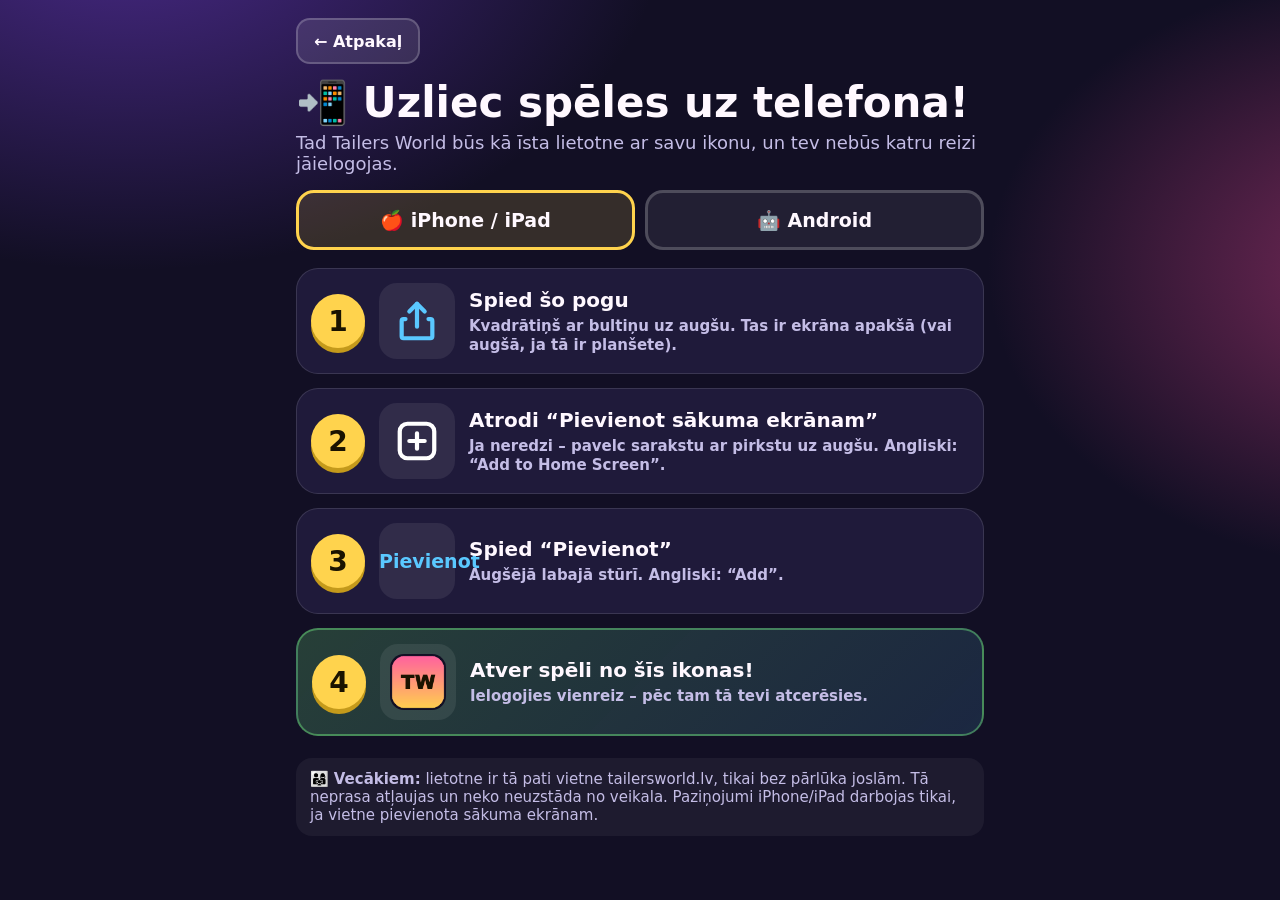
<file: lietotne.html>
<!doctype html>
<html lang="lv">
<head>
<meta charset="utf-8">
<title>Uzliec Tailers World uz telefona</title>
<meta name="viewport" content="width=device-width,initial-scale=1,viewport-fit=cover">
<meta name="theme-color" content="#120f24">
<link rel="manifest" href="manifest.webmanifest">
<link rel="apple-touch-icon" href="apple-touch-icon.png">
<style>
  :root{--bg:#120f24;--card:#1f1a3a;--text:#fff8ff;--muted:#c4bde6;--yellow:#ffd34d;--pink:#ff5fa2;--blue:#5ac8ff;--green:#7cff8a}
  *{box-sizing:border-box;-webkit-tap-highlight-color:transparent}
  body{margin:0;min-height:100vh;background:radial-gradient(900px 600px at 10% -10%,#4a2a8a 0%,transparent 60%),radial-gradient(700px 500px at 110% 30%,#7a2a5a 0%,transparent 60%),var(--bg);color:var(--text);font-family:ui-rounded,"SF Pro Rounded",system-ui,-apple-system,sans-serif}
  .wrap{max-width:720px;margin:0 auto;padding:max(18px,env(safe-area-inset-top)) 16px 50px}
  .back{display:inline-flex;align-items:center;min-height:46px;padding:10px 16px;border-radius:14px;background:#ffffff1a;border:2px solid #ffffff33;color:var(--text);font-weight:900;text-decoration:none}
  h1{font-size:clamp(28px,8vw,42px);margin:16px 0 6px;line-height:1.1}
  .lead{color:var(--muted);font-size:18px;margin:0 0 16px}
  .tabs{display:flex;gap:10px;margin:0 0 18px}
  .tab{flex:1;min-height:60px;border-radius:18px;border:3px solid #ffffff33;background:#ffffff12;color:var(--text);font:inherit;font-weight:900;font-size:19px;cursor:pointer}
  .tab.on{border-color:var(--yellow);background:#ffd34d26}
  .steps{display:none;flex-direction:column;gap:14px}
  .steps.on{display:flex}
  .step{display:flex;gap:14px;align-items:center;background:var(--card);border:1px solid #ffffff1f;border-radius:22px;padding:14px;animation:rise .5s both}
  .num{flex:0 0 auto;width:54px;height:54px;border-radius:50%;background:var(--yellow);color:#1a1300;display:grid;place-items:center;font-size:28px;font-weight:900;box-shadow:0 5px 0 #c49a1b}
  .txt{font-size:20px;font-weight:800;line-height:1.3}
  .txt small{display:block;font-size:15px;color:var(--muted);font-weight:600;margin-top:4px}
  .pic{flex:0 0 auto;width:76px;height:76px;border-radius:18px;background:#ffffff14;display:grid;place-items:center}
  .pic svg{width:46px;height:46px}
  .bounce{animation:bounce 1.2s ease-in-out infinite}
  @keyframes bounce{50%{transform:translateY(-6px)}}
  .done{background:linear-gradient(135deg,#7cff8a33,#5ac8ff22);border:2px solid #7cff8a66}
  .install{width:100%;min-height:64px;border-radius:20px;border:0;background:var(--yellow);color:#1a1300;font:inherit;font-weight:900;font-size:21px;box-shadow:0 6px 0 #c49a1b;margin:0 0 16px;display:none;cursor:pointer}
  .ok{display:none;background:#7cff8a26;border:2px solid #7cff8a77;border-radius:20px;padding:16px;font-size:19px;font-weight:800;margin-bottom:16px}
  .parent{margin-top:22px;color:var(--muted);font-size:15px;background:#ffffff0d;border-radius:16px;padding:12px 14px}
  @keyframes rise{from{opacity:0;transform:translateY(14px)}to{opacity:1;transform:none}}
  @media (prefers-reduced-motion:reduce){*{animation:none!important}}
</style>
</head>
<body>
<div class="wrap">
  <a class="back" href="index.html">← Atpakaļ</a>
  <h1>📲 Uzliec spēles uz telefona!</h1>
  <p class="lead">Tad Tailers World būs kā īsta lietotne ar savu ikonu, un tev nebūs katru reizi jāielogojas.</p>
  <div class="ok" id="already">✅ Viss gatavs – tu jau spēlē no lietotnes!</div>
  <button class="install" id="installBtn">⬇️ Uzstādīt ar vienu pieskārienu</button>

  <div class="tabs"><button class="tab" data-t="ios">🍎 iPhone / iPad</button><button class="tab" data-t="android">🤖 Android</button></div>

  <div class="steps" id="ios">
    <div class="step"><div class="num">1</div><div class="pic bounce"><svg viewBox="0 0 24 24" fill="none" stroke="#5ac8ff" stroke-width="2.2" stroke-linecap="round" stroke-linejoin="round"><path d="M12 3v12"/><path d="M8 7l4-4 4 4"/><path d="M6 11H5a1 1 0 0 0-1 1v8a1 1 0 0 0 1 1h14a1 1 0 0 0 1-1v-8a1 1 0 0 0-1-1h-1"/></svg></div>
      <div class="txt">Spied šo pogu<small>Kvadrātiņš ar bultiņu uz augšu. Tas ir ekrāna apakšā (vai augšā, ja tā ir planšete).</small></div></div>
    <div class="step" style="animation-delay:.1s"><div class="num">2</div><div class="pic"><svg viewBox="0 0 24 24" fill="none" stroke="#fff" stroke-width="2.2" stroke-linecap="round"><rect x="3" y="3" width="18" height="18" rx="4"/><path d="M12 8v8M8 12h8"/></svg></div>
      <div class="txt">Atrodi “Pievienot sākuma ekrānam”<small>Ja neredzi – pavelc sarakstu ar pirkstu uz augšu. Angliski: “Add to Home Screen”.</small></div></div>
    <div class="step" style="animation-delay:.2s"><div class="num">3</div><div class="pic"><b style="color:#5ac8ff;font-size:19px">Pievienot</b></div>
      <div class="txt">Spied “Pievienot”<small>Augšējā labajā stūrī. Angliski: “Add”.</small></div></div>
    <div class="step done" style="animation-delay:.3s"><div class="num">4</div><div class="pic"><img src="icon-192.png" alt="" width="56" height="56" style="border-radius:14px"></div>
      <div class="txt">Atver spēli no šīs ikonas!<small>Ielogojies vienreiz – pēc tam tā tevi atcerēsies.</small></div></div>
  </div>

  <div class="steps" id="android">
    <div class="step"><div class="num">1</div><div class="pic bounce"><b style="font-size:40px;line-height:1">⋮</b></div>
      <div class="txt">Spied trīs punktiņus<small>Ekrāna augšējā labajā stūrī (Chrome pārlūkā).</small></div></div>
    <div class="step" style="animation-delay:.1s"><div class="num">2</div><div class="pic"><svg viewBox="0 0 24 24" fill="none" stroke="#fff" stroke-width="2.2" stroke-linecap="round"><rect x="6" y="2" width="12" height="20" rx="3"/><path d="M12 7v8M9 12l3 3 3-3"/></svg></div>
      <div class="txt">Spied “Pievienot sākuma ekrānam”<small>Vai “Instalēt lietotni”. Angliski: “Add to Home screen” / “Install app”.</small></div></div>
    <div class="step" style="animation-delay:.2s"><div class="num">3</div><div class="pic"><b style="color:#7cff8a;font-size:18px">Instalēt</b></div>
      <div class="txt">Spied “Instalēt” vai “Pievienot”</div></div>
    <div class="step done" style="animation-delay:.3s"><div class="num">4</div><div class="pic"><img src="icon-192.png" alt="" width="56" height="56" style="border-radius:14px"></div>
      <div class="txt">Atver spēli no šīs ikonas!<small>Ielogojies vienreiz – pēc tam tā tevi atcerēsies.</small></div></div>
  </div>

  <div class="parent">👨‍👩‍👧 <b>Vecākiem:</b> lietotne ir tā pati vietne tailersworld.lv, tikai bez pārlūka joslām. Tā neprasa atļaujas un neko neuzstāda no veikala. Paziņojumi iPhone/iPad darbojas tikai, ja vietne pievienota sākuma ekrānam.</div>
</div>
<script>
const ua=navigator.userAgent, isIOS=/iPad|iPhone|iPod/.test(ua)||(navigator.platform==='MacIntel'&&navigator.maxTouchPoints>1), isAndroid=/Android/.test(ua);
const standalone=matchMedia('(display-mode: standalone)').matches||navigator.standalone;
function show(t){ document.querySelectorAll('.tab').forEach(b=>b.classList.toggle('on',b.dataset.t===t)); document.querySelectorAll('.steps').forEach(s=>s.classList.toggle('on',s.id===t)); }
document.querySelectorAll('.tab').forEach(b=>b.onclick=()=>show(b.dataset.t));
show(isAndroid?'android':'ios');
if(standalone) document.getElementById('already').style.display='block';
let deferred=null; const btn=document.getElementById('installBtn');
addEventListener('beforeinstallprompt',e=>{ e.preventDefault(); deferred=e; btn.style.display='block'; });
btn.onclick=async()=>{ if(!deferred) return; deferred.prompt(); const r=await deferred.userChoice; deferred=null; btn.style.display='none'; if(r.outcome==='accepted') document.getElementById('already').style.display='block'; };
addEventListener('appinstalled',()=>{ btn.style.display='none'; document.getElementById('already').style.display='block'; });
</script>
</body>
</html>
</file>
